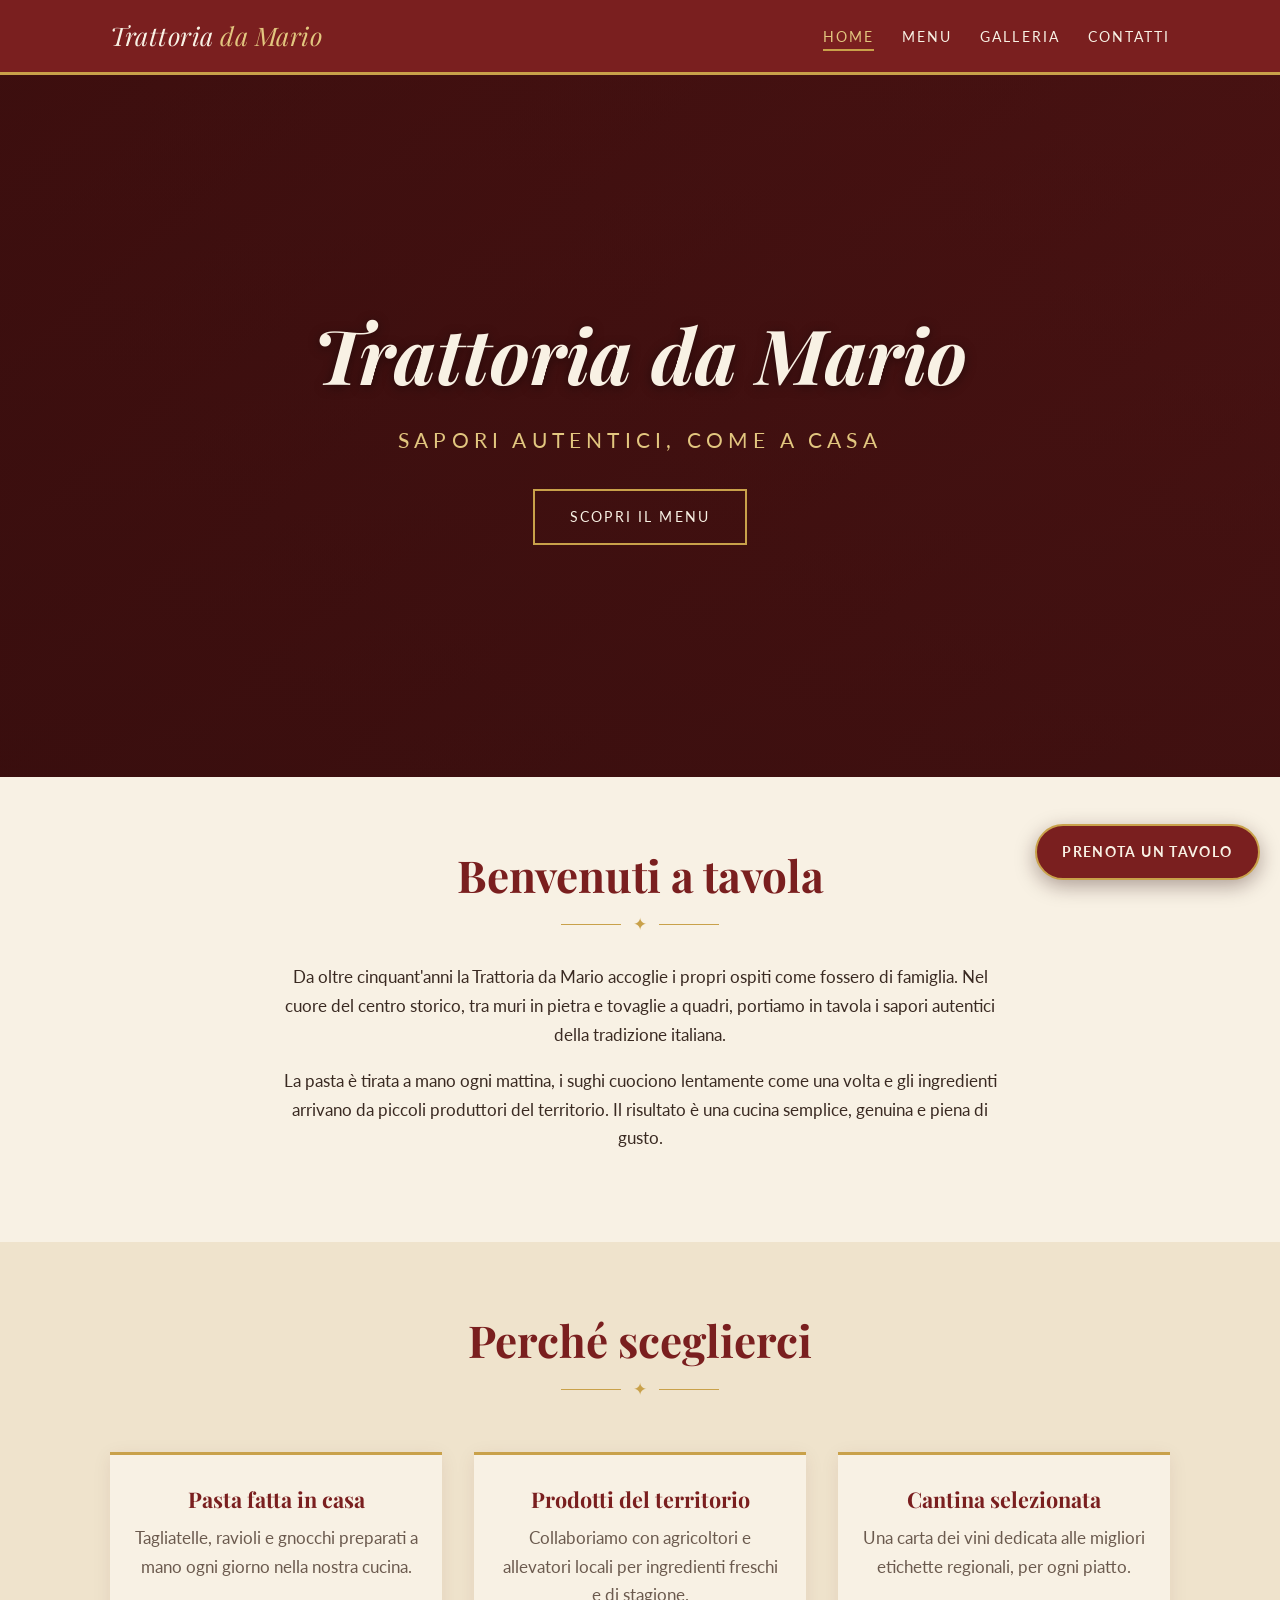
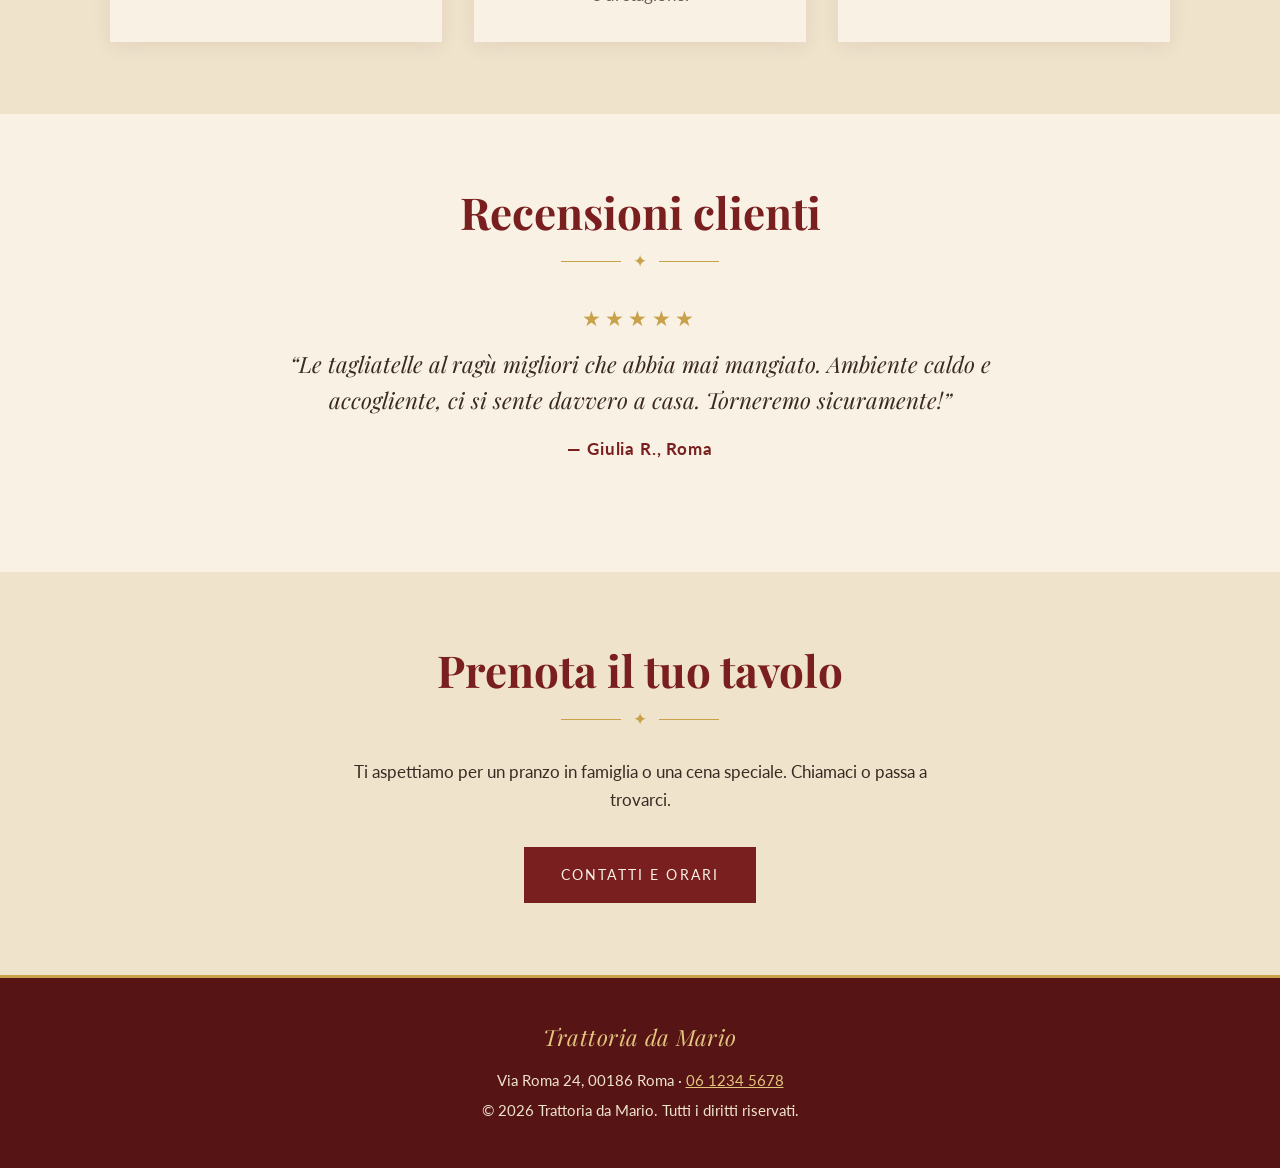
<file: index.html>
<!DOCTYPE html>
<html lang="it">
<head>
  <meta charset="UTF-8">
  <meta name="viewport" content="width=device-width, initial-scale=1.0">
  <title>Trattoria da Mario — Cucina tradizionale italiana</title>
  <meta name="description" content="Trattoria da Mario: cucina tradizionale italiana, pasta fatta in casa e un'accoglienza di famiglia dal 1968.">
  <link rel="preconnect" href="https://fonts.googleapis.com">
  <link rel="preconnect" href="https://fonts.gstatic.com" crossorigin>
  <link href="https://fonts.googleapis.com/css2?family=Lato:wght@400;700&family=Playfair+Display:ital,wght@0,700;1,700&display=swap" rel="stylesheet">
  <link rel="stylesheet" href="css/style.css">
</head>
<body>

  <header class="intestazione">
    <div class="contenitore">
      <a href="index.html" class="logo">Trattoria <span>da Mario</span></a>
      <nav class="navigazione" aria-label="Navigazione principale">
        <ul>
          <li><a href="index.html" aria-current="page">Home</a></li>
          <li><a href="menu.html">Menu</a></li>
          <li><a href="galleria.html">Galleria</a></li>
          <li><a href="contatti.html">Contatti</a></li>
        </ul>
      </nav>
    </div>
  </header>

  <main>
    <section class="copertina">
      <div>
        <h1>Trattoria da Mario</h1>
        <p class="sottotitolo">Sapori autentici, come a casa</p>
        <a href="menu.html" class="pulsante">Scopri il menu</a>
      </div>
    </section>

    <section class="sezione">
      <div class="contenitore">
        <h2 class="titolo-sezione">Benvenuti a tavola</h2>
        <div class="ornamento">&#10022;</div>
        <div class="testo-centrato">
          <p>
            Da oltre cinquant'anni la Trattoria da Mario accoglie i propri ospiti come
            fossero di famiglia. Nel cuore del centro storico, tra muri in pietra e tovaglie
            a quadri, portiamo in tavola i sapori autentici della tradizione italiana.
          </p>
          <p>
            La pasta è tirata a mano ogni mattina, i sughi cuociono lentamente come una volta
            e gli ingredienti arrivano da piccoli produttori del territorio. Il risultato è una
            cucina semplice, genuina e piena di gusto.
          </p>
        </div>
      </div>
    </section>

    <section class="sezione sezione--alternata">
      <div class="contenitore">
        <h2 class="titolo-sezione">Perché sceglierci</h2>
        <div class="ornamento">&#10022;</div>
        <div class="punti-forza">
          <article class="punto">
            <h3>Pasta fatta in casa</h3>
            <p>Tagliatelle, ravioli e gnocchi preparati a mano ogni giorno nella nostra cucina.</p>
          </article>
          <article class="punto">
            <h3>Prodotti del territorio</h3>
            <p>Collaboriamo con agricoltori e allevatori locali per ingredienti freschi e di stagione.</p>
          </article>
          <article class="punto">
            <h3>Cantina selezionata</h3>
            <p>Una carta dei vini dedicata alle migliori etichette regionali, per ogni piatto.</p>
          </article>
        </div>
      </div>
    </section>

    <section class="sezione recensioni">
      <div class="contenitore">
        <h2 class="titolo-sezione">Recensioni clienti</h2>
        <div class="ornamento">&#10022;</div>
        <div class="carosello">
          <div class="carosello-traccia">
            <blockquote class="recensione">
              <div class="stelle" aria-label="5 stelle su 5">&#9733;&#9733;&#9733;&#9733;&#9733;</div>
              <p>&ldquo;Le tagliatelle al ragù migliori che abbia mai mangiato. Ambiente caldo e accogliente, ci si sente davvero a casa. Torneremo sicuramente!&rdquo;</p>
              <footer>— Giulia R., Roma</footer>
            </blockquote>
            <blockquote class="recensione">
              <div class="stelle" aria-label="5 stelle su 5">&#9733;&#9733;&#9733;&#9733;&#9733;</div>
              <p>&ldquo;Una trattoria come non se ne trovano più. Personale gentilissimo, porzioni generose e un tiramisù da applausi. Ottimo rapporto qualità-prezzo.&rdquo;</p>
              <footer>— Marco B., Firenze</footer>
            </blockquote>
            <blockquote class="recensione">
              <div class="stelle" aria-label="5 stelle su 5">&#9733;&#9733;&#9733;&#9733;&#9733;</div>
              <p>&ldquo;Abbiamo festeggiato qui il compleanno di mia madre: servizio impeccabile e una carta dei vini sorprendente. Consigliatissimo per le occasioni speciali.&rdquo;</p>
              <footer>— Francesca L., Milano</footer>
            </blockquote>
            <!-- Copia della prima recensione: serve a rendere lo scorrimento continuo -->
            <blockquote class="recensione recensione--clone" aria-hidden="true">
              <div class="stelle">&#9733;&#9733;&#9733;&#9733;&#9733;</div>
              <p>&ldquo;Le tagliatelle al ragù migliori che abbia mai mangiato. Ambiente caldo e accogliente, ci si sente davvero a casa. Torneremo sicuramente!&rdquo;</p>
              <footer>— Giulia R., Roma</footer>
            </blockquote>
          </div>
        </div>
      </div>
    </section>

    <section class="sezione sezione--alternata invito">
      <div class="contenitore">
        <h2 class="titolo-sezione">Prenota il tuo tavolo</h2>
        <div class="ornamento">&#10022;</div>
        <p>Ti aspettiamo per un pranzo in famiglia o una cena speciale. Chiamaci o passa a trovarci.</p>
        <a href="contatti.html" class="pulsante pulsante--pieno">Contatti e orari</a>
      </div>
    </section>
  </main>

  <footer class="pie-pagina">
    <a href="index.html" class="logo">Trattoria <span>da Mario</span></a>
    <p>Via Roma 24, 00186 Roma &middot; <a href="tel:+390612345678">06 1234 5678</a></p>
    <p>&copy; 2026 Trattoria da Mario. Tutti i diritti riservati.</p>
  </footer>

  <a href="contatti.html" class="prenota-fisso">Prenota un tavolo</a>

  <script src="js/cursore.js" defer></script>
</body>
</html>
</file>
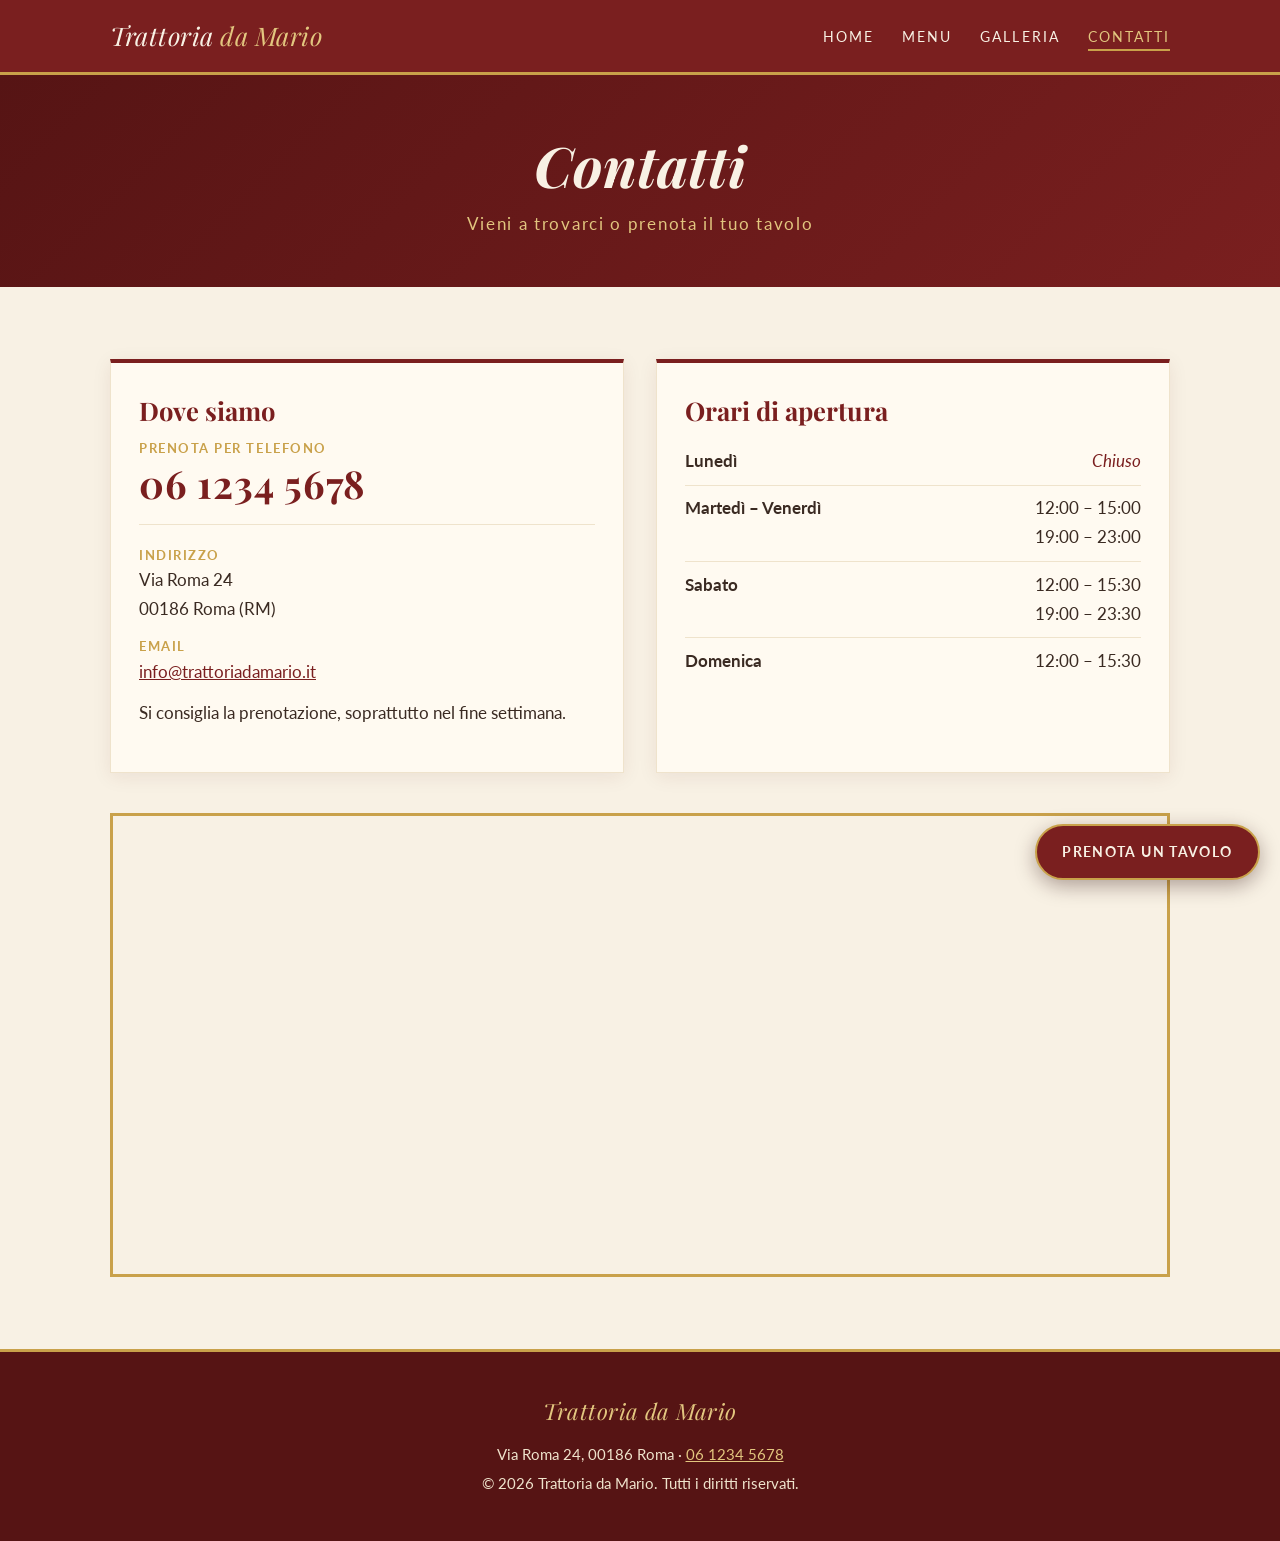
<file: contatti.html>
<!DOCTYPE html>
<html lang="it">
<head>
  <meta charset="UTF-8">
  <meta name="viewport" content="width=device-width, initial-scale=1.0">
  <title>Contatti — Trattoria da Mario</title>
  <meta name="description" content="Indirizzo, telefono e orari di apertura della Trattoria da Mario.">
  <link rel="preconnect" href="https://fonts.googleapis.com">
  <link rel="preconnect" href="https://fonts.gstatic.com" crossorigin>
  <link href="https://fonts.googleapis.com/css2?family=Lato:wght@400;700&family=Playfair+Display:ital,wght@0,700;1,700&display=swap" rel="stylesheet">
  <link rel="stylesheet" href="css/style.css">
</head>
<body>

  <header class="intestazione">
    <div class="contenitore">
      <a href="index.html" class="logo">Trattoria <span>da Mario</span></a>
      <nav class="navigazione" aria-label="Navigazione principale">
        <ul>
          <li><a href="index.html">Home</a></li>
          <li><a href="menu.html">Menu</a></li>
          <li><a href="galleria.html">Galleria</a></li>
          <li><a href="contatti.html" aria-current="page">Contatti</a></li>
        </ul>
      </nav>
    </div>
  </header>

  <main>
    <section class="testata-pagina">
      <h1>Contatti</h1>
      <p>Vieni a trovarci o prenota il tuo tavolo</p>
    </section>

    <section class="sezione">
      <div class="contenitore">
        <div class="contatti-griglia">

          <div class="scheda">
            <h2>Dove siamo</h2>
            <address>
              <p class="telefono-evidenza">
                <span class="etichetta">Prenota per telefono</span>
                <a href="tel:+390612345678">06 1234 5678</a>
              </p>
              <p>
                <span class="etichetta">Indirizzo</span>
                Via Roma 24<br>
                00186 Roma (RM)
              </p>
              <p>
                <span class="etichetta">Email</span>
                <a href="mailto:info@trattoriadamario.it">info@trattoriadamario.it</a>
              </p>
            </address>
            <p>Si consiglia la prenotazione, soprattutto nel fine settimana.</p>
          </div>

          <div class="scheda">
            <h2>Orari di apertura</h2>
            <table class="orari">
              <tbody>
                <tr>
                  <th scope="row">Lunedì</th>
                  <td class="chiuso">Chiuso</td>
                </tr>
                <tr>
                  <th scope="row">Martedì – Venerdì</th>
                  <td>12:00 – 15:00<br>19:00 – 23:00</td>
                </tr>
                <tr>
                  <th scope="row">Sabato</th>
                  <td>12:00 – 15:30<br>19:00 – 23:30</td>
                </tr>
                <tr>
                  <th scope="row">Domenica</th>
                  <td>12:00 – 15:30</td>
                </tr>
              </tbody>
            </table>
          </div>

        </div>

        <div class="mappa">
          <iframe
            title="Mappa della Trattoria da Mario"
            src="https://www.openstreetmap.org/export/embed.html?bbox=12.4700%2C41.8950%2C12.4830%2C41.9030&amp;layer=mapnik&amp;marker=41.8990%2C12.4765"
            loading="lazy"></iframe>
        </div>
      </div>
    </section>
  </main>

  <footer class="pie-pagina">
    <a href="index.html" class="logo">Trattoria <span>da Mario</span></a>
    <p>Via Roma 24, 00186 Roma &middot; <a href="tel:+390612345678">06 1234 5678</a></p>
    <p>&copy; 2026 Trattoria da Mario. Tutti i diritti riservati.</p>
  </footer>

  <a href="contatti.html" class="prenota-fisso">Prenota un tavolo</a>

  <script src="js/cursore.js" defer></script>
</body>
</html>
</file>
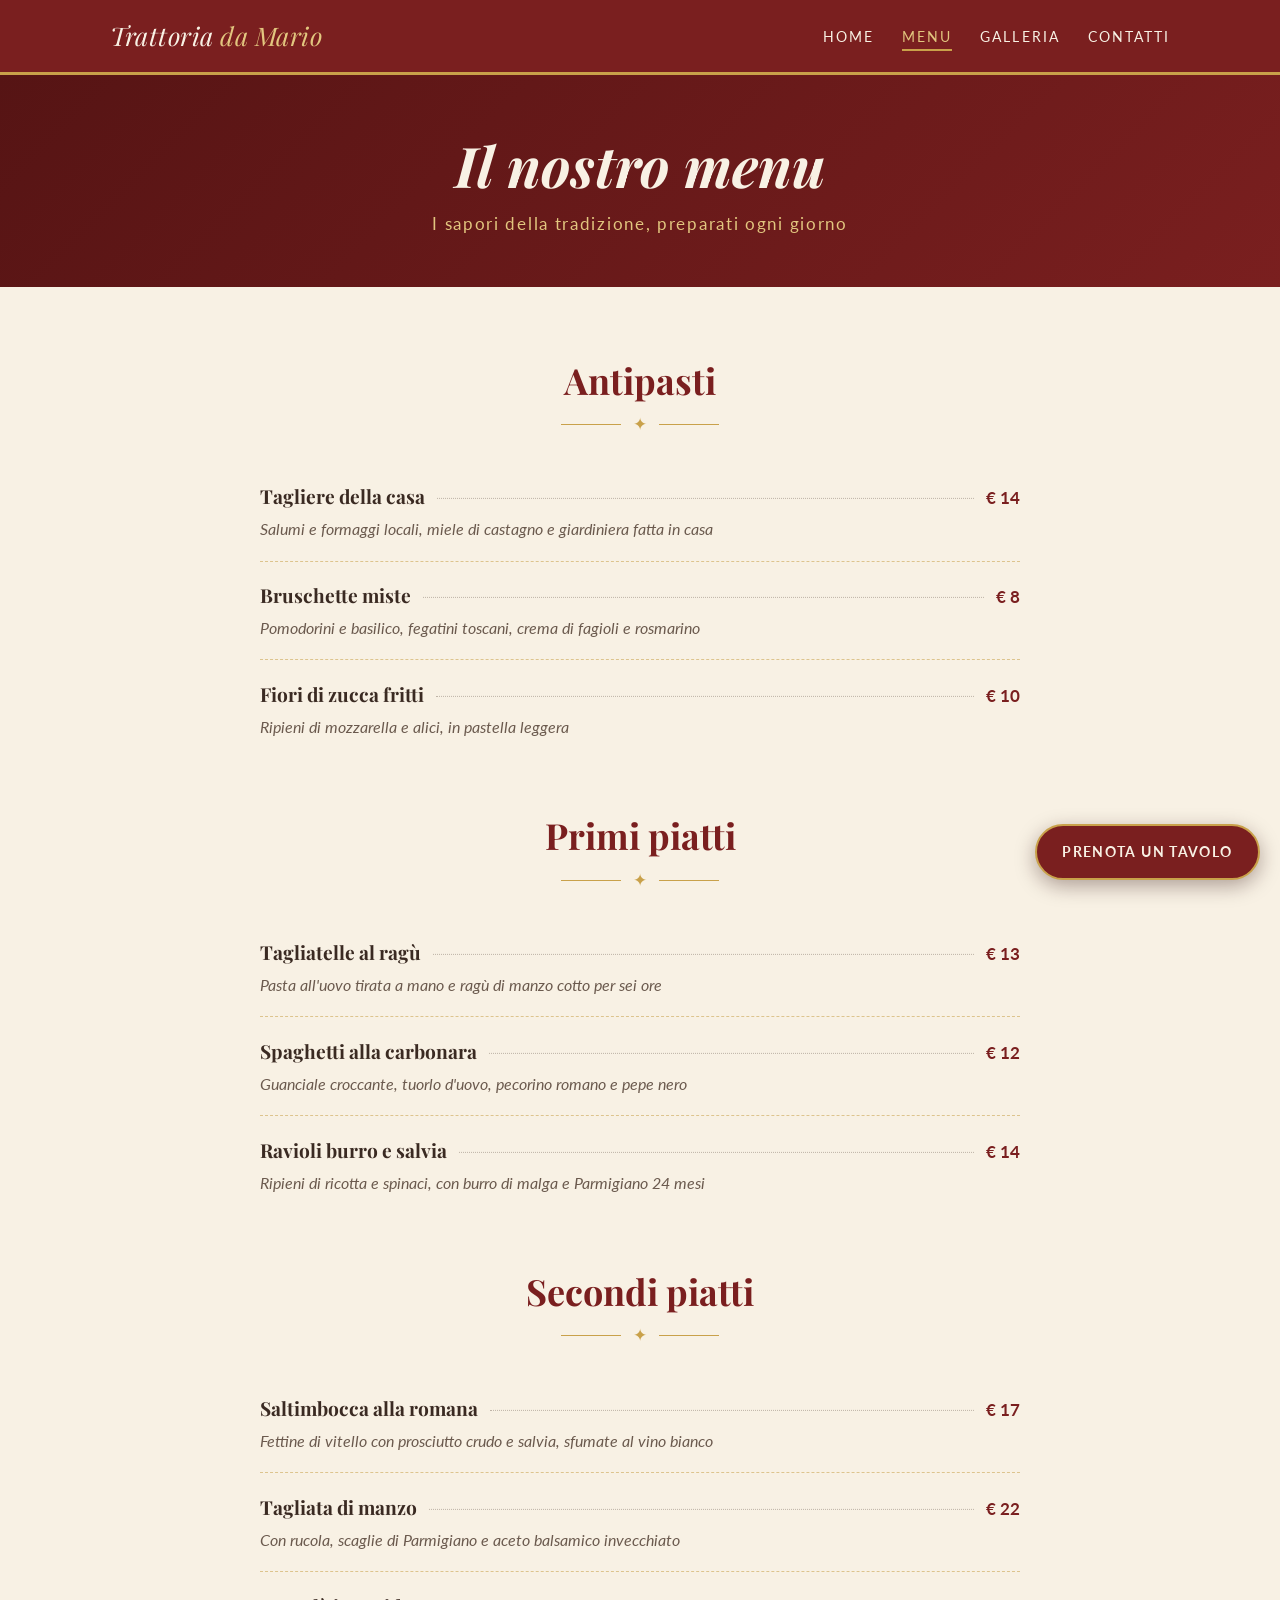
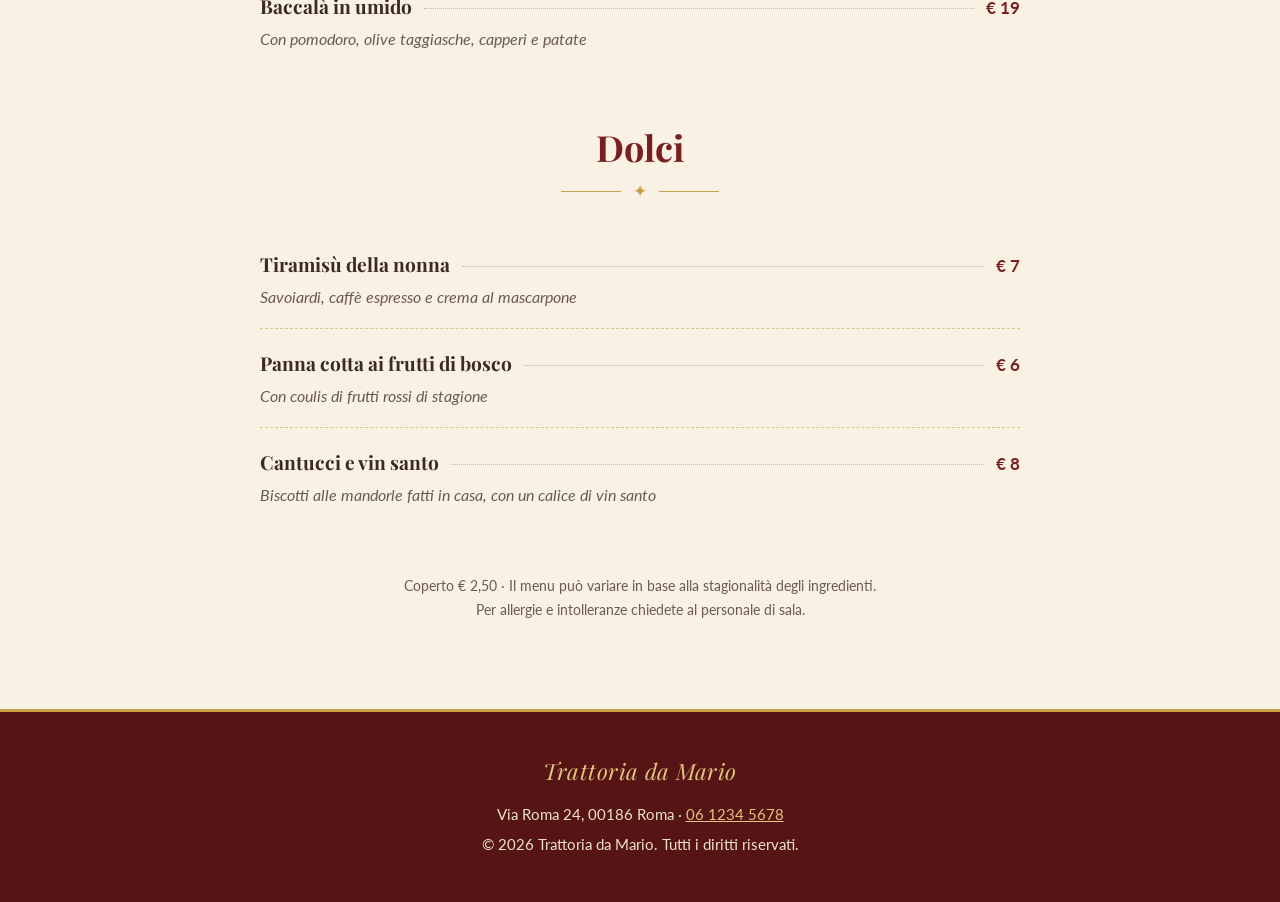
<file: menu.html>
<!DOCTYPE html>
<html lang="it">
<head>
  <meta charset="UTF-8">
  <meta name="viewport" content="width=device-width, initial-scale=1.0">
  <title>Menu — Trattoria da Mario</title>
  <meta name="description" content="Il menu della Trattoria da Mario: antipasti, primi, secondi e dolci della tradizione italiana.">
  <link rel="preconnect" href="https://fonts.googleapis.com">
  <link rel="preconnect" href="https://fonts.gstatic.com" crossorigin>
  <link href="https://fonts.googleapis.com/css2?family=Lato:wght@400;700&family=Playfair+Display:ital,wght@0,700;1,700&display=swap" rel="stylesheet">
  <link rel="stylesheet" href="css/style.css">
</head>
<body>

  <header class="intestazione">
    <div class="contenitore">
      <a href="index.html" class="logo">Trattoria <span>da Mario</span></a>
      <nav class="navigazione" aria-label="Navigazione principale">
        <ul>
          <li><a href="index.html">Home</a></li>
          <li><a href="menu.html" aria-current="page">Menu</a></li>
          <li><a href="galleria.html">Galleria</a></li>
          <li><a href="contatti.html">Contatti</a></li>
        </ul>
      </nav>
    </div>
  </header>

  <main>
    <section class="testata-pagina">
      <h1>Il nostro menu</h1>
      <p>I sapori della tradizione, preparati ogni giorno</p>
    </section>

    <section class="sezione">
      <div class="contenitore menu">

        <div class="categoria">
          <h2>Antipasti</h2>
          <div class="ornamento">&#10022;</div>
          <ul class="piatti">
            <li class="piatto">
              <div class="piatto-riga">
                <span class="piatto-nome">Tagliere della casa</span>
                <span class="piatto-prezzo">&euro; 14</span>
              </div>
              <p class="piatto-descrizione">Salumi e formaggi locali, miele di castagno e giardiniera fatta in casa</p>
            </li>
            <li class="piatto">
              <div class="piatto-riga">
                <span class="piatto-nome">Bruschette miste</span>
                <span class="piatto-prezzo">&euro; 8</span>
              </div>
              <p class="piatto-descrizione">Pomodorini e basilico, fegatini toscani, crema di fagioli e rosmarino</p>
            </li>
            <li class="piatto">
              <div class="piatto-riga">
                <span class="piatto-nome">Fiori di zucca fritti</span>
                <span class="piatto-prezzo">&euro; 10</span>
              </div>
              <p class="piatto-descrizione">Ripieni di mozzarella e alici, in pastella leggera</p>
            </li>
          </ul>
        </div>

        <div class="categoria">
          <h2>Primi piatti</h2>
          <div class="ornamento">&#10022;</div>
          <ul class="piatti">
            <li class="piatto">
              <div class="piatto-riga">
                <span class="piatto-nome">Tagliatelle al ragù</span>
                <span class="piatto-prezzo">&euro; 13</span>
              </div>
              <p class="piatto-descrizione">Pasta all'uovo tirata a mano e ragù di manzo cotto per sei ore</p>
            </li>
            <li class="piatto">
              <div class="piatto-riga">
                <span class="piatto-nome">Spaghetti alla carbonara</span>
                <span class="piatto-prezzo">&euro; 12</span>
              </div>
              <p class="piatto-descrizione">Guanciale croccante, tuorlo d'uovo, pecorino romano e pepe nero</p>
            </li>
            <li class="piatto">
              <div class="piatto-riga">
                <span class="piatto-nome">Ravioli burro e salvia</span>
                <span class="piatto-prezzo">&euro; 14</span>
              </div>
              <p class="piatto-descrizione">Ripieni di ricotta e spinaci, con burro di malga e Parmigiano 24 mesi</p>
            </li>
          </ul>
        </div>

        <div class="categoria">
          <h2>Secondi piatti</h2>
          <div class="ornamento">&#10022;</div>
          <ul class="piatti">
            <li class="piatto">
              <div class="piatto-riga">
                <span class="piatto-nome">Saltimbocca alla romana</span>
                <span class="piatto-prezzo">&euro; 17</span>
              </div>
              <p class="piatto-descrizione">Fettine di vitello con prosciutto crudo e salvia, sfumate al vino bianco</p>
            </li>
            <li class="piatto">
              <div class="piatto-riga">
                <span class="piatto-nome">Tagliata di manzo</span>
                <span class="piatto-prezzo">&euro; 22</span>
              </div>
              <p class="piatto-descrizione">Con rucola, scaglie di Parmigiano e aceto balsamico invecchiato</p>
            </li>
            <li class="piatto">
              <div class="piatto-riga">
                <span class="piatto-nome">Baccalà in umido</span>
                <span class="piatto-prezzo">&euro; 19</span>
              </div>
              <p class="piatto-descrizione">Con pomodoro, olive taggiasche, capperi e patate</p>
            </li>
          </ul>
        </div>

        <div class="categoria">
          <h2>Dolci</h2>
          <div class="ornamento">&#10022;</div>
          <ul class="piatti">
            <li class="piatto">
              <div class="piatto-riga">
                <span class="piatto-nome">Tiramisù della nonna</span>
                <span class="piatto-prezzo">&euro; 7</span>
              </div>
              <p class="piatto-descrizione">Savoiardi, caffè espresso e crema al mascarpone</p>
            </li>
            <li class="piatto">
              <div class="piatto-riga">
                <span class="piatto-nome">Panna cotta ai frutti di bosco</span>
                <span class="piatto-prezzo">&euro; 6</span>
              </div>
              <p class="piatto-descrizione">Con coulis di frutti rossi di stagione</p>
            </li>
            <li class="piatto">
              <div class="piatto-riga">
                <span class="piatto-nome">Cantucci e vin santo</span>
                <span class="piatto-prezzo">&euro; 8</span>
              </div>
              <p class="piatto-descrizione">Biscotti alle mandorle fatti in casa, con un calice di vin santo</p>
            </li>
          </ul>
        </div>

        <p class="nota-menu">
          Coperto &euro; 2,50 &middot; Il menu può variare in base alla stagionalità degli ingredienti.<br>
          Per allergie e intolleranze chiedete al personale di sala.
        </p>
      </div>
    </section>
  </main>

  <footer class="pie-pagina">
    <a href="index.html" class="logo">Trattoria <span>da Mario</span></a>
    <p>Via Roma 24, 00186 Roma &middot; <a href="tel:+390612345678">06 1234 5678</a></p>
    <p>&copy; 2026 Trattoria da Mario. Tutti i diritti riservati.</p>
  </footer>

  <a href="contatti.html" class="prenota-fisso">Prenota un tavolo</a>

  <script src="js/cursore.js" defer></script>
</body>
</html>
</file>
<file: css/style.css>
/* ==========================================================
   Trattoria da Mario — foglio di stile
   Palette: rosso scuro, crema, oro
   ========================================================== */

:root {
  --rosso: #7a1f1f;
  --rosso-scuro: #561414;
  --crema: #f8f1e4;
  --crema-scura: #efe3cc;
  --oro: #c9a14a;
  --oro-chiaro: #e2c67f;
  --testo: #3a2a22;
  --testo-tenue: #6b5a4e;

  --font-titoli: "Playfair Display", Georgia, "Times New Roman", serif;
  --font-testo: "Lato", "Helvetica Neue", Arial, sans-serif;

  --larghezza-max: 1100px;
}

*,
*::before,
*::after {
  box-sizing: border-box;
}

html {
  scroll-behavior: smooth;
}

body {
  margin: 0;
  font-family: var(--font-testo);
  font-size: 1.0625rem;
  line-height: 1.7;
  color: var(--testo);
  background-color: var(--crema);
  display: flex;
  flex-direction: column;
  min-height: 100vh;
}

main {
  flex: 1;
}

img {
  max-width: 100%;
  display: block;
}

a {
  color: var(--rosso);
}

h1,
h2,
h3 {
  font-family: var(--font-titoli);
  font-weight: 700;
  line-height: 1.2;
  color: var(--rosso);
  margin: 0 0 0.5em;
}

.contenitore {
  max-width: var(--larghezza-max);
  margin: 0 auto;
  padding: 0 1.25rem;
}

/* ---------- Intestazione e navigazione ---------- */

.intestazione {
  background-color: var(--rosso);
  border-bottom: 3px solid var(--oro);
  position: sticky;
  top: 0;
  z-index: 10;
}

.intestazione .contenitore {
  display: flex;
  align-items: center;
  justify-content: space-between;
  flex-wrap: wrap;
  gap: 0.75rem;
  padding-block: 0.9rem;
}

.logo {
  font-family: var(--font-titoli);
  font-size: 1.6rem;
  font-style: italic;
  color: var(--crema);
  text-decoration: none;
  letter-spacing: 0.02em;
}

.logo span {
  color: var(--oro-chiaro);
}

.navigazione ul {
  list-style: none;
  margin: 0;
  padding: 0;
  display: flex;
  flex-wrap: wrap;
  justify-content: center;
  gap: 0.5rem 1.75rem;
}

.navigazione a {
  color: var(--crema);
  text-decoration: none;
  text-transform: uppercase;
  font-size: 0.85rem;
  letter-spacing: 0.15em;
  padding-bottom: 0.25rem;
  border-bottom: 2px solid transparent;
  transition: color 0.2s, border-color 0.2s;
}

.navigazione a:hover,
.navigazione a:focus-visible,
.navigazione a[aria-current="page"] {
  color: var(--oro-chiaro);
  border-bottom-color: var(--oro);
}

/* ---------- Copertina (home) ---------- */

.copertina {
  position: relative;
  min-height: 78vh;
  display: flex;
  align-items: center;
  justify-content: center;
  text-align: center;
  color: var(--crema);
  /* Il gradiente fa da ripiego se l'immagine non si carica */
  background:
    linear-gradient(rgba(40, 10, 10, 0.55), rgba(40, 10, 10, 0.7)),
    url("https://images.unsplash.com/photo-1414235077428-338989a2e8c0?auto=format&fit=crop&w=1920&q=80")
      center / cover no-repeat,
    linear-gradient(135deg, var(--rosso-scuro), var(--rosso));
  padding: 4rem 1.25rem;
}

.copertina h1 {
  color: var(--crema);
  font-size: clamp(2.5rem, 7vw, 4.75rem);
  font-style: italic;
  margin-bottom: 0.3em;
  text-shadow: 0 2px 12px rgba(0, 0, 0, 0.4);
}

.copertina .sottotitolo {
  font-size: clamp(1rem, 2.5vw, 1.3rem);
  letter-spacing: 0.25em;
  text-transform: uppercase;
  color: var(--oro-chiaro);
  margin: 0 0 2rem;
}

.pulsante {
  display: inline-block;
  padding: 0.85rem 2.2rem;
  border: 2px solid var(--oro);
  color: var(--crema);
  background-color: transparent;
  text-decoration: none;
  text-transform: uppercase;
  letter-spacing: 0.15em;
  font-size: 0.9rem;
  transition: background-color 0.25s, color 0.25s;
}

.pulsante:hover,
.pulsante:focus-visible {
  background-color: var(--oro);
  color: var(--rosso-scuro);
}

.pulsante--pieno {
  background-color: var(--rosso);
  border-color: var(--rosso);
}

.pulsante--pieno:hover,
.pulsante--pieno:focus-visible {
  background-color: var(--oro);
  border-color: var(--oro);
}

/* ---------- Ornamento decorativo ---------- */

.ornamento {
  display: flex;
  align-items: center;
  justify-content: center;
  gap: 0.75rem;
  color: var(--oro);
  margin: 0.5rem 0 1.5rem;
}

.ornamento::before,
.ornamento::after {
  content: "";
  width: 60px;
  height: 1px;
  background-color: var(--oro);
}

/* ---------- Sezioni generiche ---------- */

.sezione {
  padding: 4.5rem 0;
}

.sezione--alternata {
  background-color: var(--crema-scura);
}

.titolo-sezione {
  text-align: center;
  font-size: clamp(2rem, 5vw, 2.75rem);
  margin-bottom: 0;
}

.testo-centrato {
  max-width: 720px;
  margin: 0 auto;
  text-align: center;
}

/* ---------- Presentazione (home) ---------- */

.punti-forza {
  display: grid;
  grid-template-columns: repeat(auto-fit, minmax(240px, 1fr));
  gap: 2rem;
  margin-top: 3rem;
}

.punto {
  background-color: var(--crema);
  border-top: 3px solid var(--oro);
  padding: 2rem 1.5rem;
  text-align: center;
  box-shadow: 0 4px 18px rgba(86, 20, 20, 0.08);
}

.punto h3 {
  font-size: 1.35rem;
}

.punto p {
  margin: 0;
  color: var(--testo-tenue);
}

.invito {
  text-align: center;
}

.invito p {
  margin: 0 auto 2rem;
  max-width: 600px;
}

/* ---------- Testata pagine interne ---------- */

.testata-pagina {
  background: linear-gradient(135deg, var(--rosso-scuro), var(--rosso));
  color: var(--crema);
  text-align: center;
  padding: 3.5rem 1.25rem 3rem;
}

.testata-pagina h1 {
  color: var(--crema);
  font-size: clamp(2.25rem, 6vw, 3.5rem);
  font-style: italic;
  margin-bottom: 0.2em;
}

.testata-pagina p {
  margin: 0;
  color: var(--oro-chiaro);
  letter-spacing: 0.1em;
}

/* ---------- Menu ---------- */

.menu {
  max-width: 800px;
  margin: 0 auto;
}

.categoria + .categoria {
  margin-top: 3.5rem;
}

.categoria h2 {
  text-align: center;
  font-size: clamp(1.75rem, 4.5vw, 2.25rem);
  margin-bottom: 0;
}

.piatti {
  list-style: none;
  margin: 0;
  padding: 0;
}

.piatto {
  padding: 1.1rem 0;
  border-bottom: 1px dashed rgba(201, 161, 74, 0.55);
}

.piatto:last-child {
  border-bottom: none;
}

.piatto-riga {
  display: flex;
  align-items: baseline;
  gap: 0.75rem;
}

.piatto-nome {
  font-family: var(--font-titoli);
  font-size: 1.2rem;
  font-weight: 700;
  color: var(--testo);
}

/* Puntini che collegano nome e prezzo */
.piatto-riga::after {
  content: "";
  order: 1;
  flex: 1;
  border-bottom: 1px dotted var(--testo-tenue);
  opacity: 0.4;
  transform: translateY(-0.3em);
}

.piatto-prezzo {
  order: 2;
  font-weight: 700;
  color: var(--rosso);
  white-space: nowrap;
}

.piatto-descrizione {
  margin: 0.2rem 0 0;
  color: var(--testo-tenue);
  font-style: italic;
  font-size: 0.98rem;
}

.nota-menu {
  text-align: center;
  font-size: 0.9rem;
  color: var(--testo-tenue);
  margin-top: 3rem;
}

/* ---------- Contatti ---------- */

.contatti-griglia {
  display: grid;
  grid-template-columns: repeat(auto-fit, minmax(280px, 1fr));
  gap: 2rem;
}

.scheda {
  background-color: #fffaf1;
  border: 1px solid var(--crema-scura);
  border-top: 4px solid var(--rosso);
  padding: 2rem 1.75rem;
  box-shadow: 0 4px 18px rgba(86, 20, 20, 0.08);
}

.scheda h2 {
  font-size: 1.6rem;
}

.scheda address {
  font-style: normal;
}

.scheda p {
  margin: 0 0 0.75rem;
}

.etichetta {
  display: block;
  font-size: 0.8rem;
  text-transform: uppercase;
  letter-spacing: 0.12em;
  color: var(--oro);
  font-weight: 700;
}

/* Numero di telefono in primo piano, per chi vuole prenotare chiamando */
.scheda .telefono-evidenza {
  margin-bottom: 1.25rem;
  padding-bottom: 1rem;
  border-bottom: 1px solid var(--crema-scura);
}

.telefono-evidenza a {
  font-family: var(--font-titoli);
  font-size: clamp(1.9rem, 5vw, 2.4rem);
  font-weight: 700;
  line-height: 1.2;
  letter-spacing: 0.02em;
  white-space: nowrap;
  text-decoration: none;
  color: var(--rosso);
  transition: color 0.2s;
}

.telefono-evidenza a:hover,
.telefono-evidenza a:focus-visible {
  color: var(--rosso-scuro);
  text-decoration: underline;
  text-decoration-color: var(--oro);
  text-underline-offset: 0.15em;
}

.orari {
  width: 100%;
  border-collapse: collapse;
}

.orari th,
.orari td {
  padding: 0.55rem 0;
  border-bottom: 1px solid var(--crema-scura);
  vertical-align: top;
}

.orari th {
  text-align: left;
  font-weight: 700;
  padding-right: 1rem;
}

.orari td {
  text-align: right;
}

.orari tr:last-child th,
.orari tr:last-child td {
  border-bottom: none;
}

.chiuso {
  color: var(--rosso);
  font-style: italic;
}

.mappa {
  margin-top: 2.5rem;
  border: 3px solid var(--oro);
  aspect-ratio: 16 / 7;
  width: 100%;
  max-width: 100%;
}

.mappa iframe {
  width: 100%;
  height: 100%;
  border: 0;
  display: block;
}

/* ---------- Galleria ---------- */

.galleria {
  display: grid;
  grid-template-columns: repeat(auto-fill, minmax(240px, 1fr));
  gap: 1.5rem;
}

.galleria-elemento {
  margin: 0;
  position: relative;
  overflow: hidden;
  aspect-ratio: 4 / 3;
  border: 3px solid var(--oro);
  box-shadow: 0 4px 18px rgba(86, 20, 20, 0.12);
  /* Colore visibile mentre la foto si carica */
  background: linear-gradient(135deg, var(--rosso-scuro), var(--rosso));
}

.galleria-elemento img {
  width: 100%;
  height: 100%;
  object-fit: cover;
  transition: transform 0.5s ease;
}

.galleria-elemento:hover img {
  transform: scale(1.1);
}

.galleria-elemento figcaption {
  position: absolute;
  left: 0;
  right: 0;
  bottom: 0;
  padding: 0.6rem 1rem;
  background: linear-gradient(transparent, rgba(40, 10, 10, 0.85));
  color: var(--crema);
  font-family: var(--font-titoli);
  font-style: italic;
  font-size: 1.05rem;
}

.galleria-elemento[role="button"] {
  cursor: zoom-in;
}

.galleria-elemento:focus-visible {
  outline: 3px solid var(--rosso);
  outline-offset: 3px;
}

/* ---------- Lightbox (foto ingrandita) ---------- */

.lightbox {
  width: 100%;
  height: 100%;
  max-width: none;
  max-height: none;
  margin: 0;
  padding: 1rem;
  border: 0;
  background: transparent;
  overflow: hidden;
}

.lightbox[open] {
  display: flex;
  align-items: center;
  justify-content: center;
  animation: lightbox-entra 0.25s ease;
}

.lightbox::backdrop {
  background-color: rgba(20, 5, 5, 0.88);
}

@keyframes lightbox-entra {
  from { opacity: 0; transform: scale(0.96); }
  to   { opacity: 1; transform: scale(1); }
}

.lightbox-contenuto {
  margin: 0;
  width: 100%;
  height: 100%;
  display: flex;
  flex-direction: column;
  align-items: center;
  justify-content: center;
  gap: 0.9rem;
}

.lightbox-immagine {
  max-width: min(100%, 1200px);
  max-height: calc(100% - 4rem);
  object-fit: contain;
  border: 3px solid var(--oro);
  box-shadow: 0 10px 40px rgba(0, 0, 0, 0.5);
  background-color: var(--rosso-scuro);
}

.lightbox-didascalia {
  color: var(--crema);
  font-family: var(--font-titoli);
  font-style: italic;
  font-size: clamp(1.1rem, 3vw, 1.5rem);
  text-align: center;
}

.lightbox-chiudi {
  position: absolute;
  top: calc(1rem + env(safe-area-inset-top, 0px));
  right: 1rem;
  z-index: 1;
  width: 3rem;
  height: 3rem;
  border: 2px solid var(--oro);
  border-radius: 50%;
  background-color: var(--rosso);
  color: var(--crema);
  font-size: 1.9rem;
  line-height: 1;
  cursor: pointer;
  transition: background-color 0.2s, color 0.2s;
}

.lightbox-chiudi:hover,
.lightbox-chiudi:focus-visible {
  background-color: var(--oro);
  color: var(--rosso-scuro);
}

.lightbox-chiudi:focus-visible {
  outline: 2px solid var(--crema);
  outline-offset: 3px;
}

/* Impedisce alla pagina sotto di scorrere mentre la foto è aperta */
body.lightbox-aperta {
  overflow: hidden;
}

.credito-foto {
  text-align: center;
  font-size: 0.85rem;
  color: var(--testo-tenue);
  margin: 2rem 0 0;
}

/* ---------- Recensioni (carosello automatico) ---------- */

.carosello {
  max-width: 760px;
  margin: 0 auto;
  overflow: hidden;
}

/* 3 recensioni + 1 copia della prima: la traccia scorre di un quarto alla volta
   e, arrivata alla copia, ricomincia da capo senza salti visibili */
.carosello-traccia {
  display: flex;
  width: 400%;
  animation: scorri-recensioni 18s infinite;
}

.carosello:hover .carosello-traccia {
  animation-play-state: paused;
}

@keyframes scorri-recensioni {
  0%, 28%   { transform: translateX(0); }
  33%, 61%  { transform: translateX(-25%); }
  66%, 94%  { transform: translateX(-50%); }
  100%      { transform: translateX(-75%); }
}

.recensione {
  width: 25%;
  margin: 0;
  padding: 0 1.5rem;
  text-align: center;
}

.stelle {
  color: var(--oro);
  font-size: 1.3rem;
  letter-spacing: 0.2em;
  margin-bottom: 0.75rem;
}

.recensione p {
  font-family: var(--font-titoli);
  font-style: italic;
  font-size: clamp(1.1rem, 2.8vw, 1.4rem);
  line-height: 1.6;
  margin: 0 0 1rem;
}

.recensione footer {
  color: var(--rosso);
  font-weight: 700;
  letter-spacing: 0.05em;
}

/* Chi ha disattivato le animazioni vede le recensioni una sotto l'altra */
@media (prefers-reduced-motion: reduce) {
  .carosello-traccia {
    animation: none;
    flex-direction: column;
    gap: 2.5rem;
    width: 100%;
  }

  .recensione {
    width: 100%;
  }

  .recensione--clone {
    display: none;
  }

  .galleria-elemento img {
    transition: none;
  }

  .lightbox[open] {
    animation: none;
  }
}

/* ---------- Bottone fisso "Prenota un tavolo" ---------- */

.prenota-fisso {
  position: fixed;
  right: 1.25rem;
  bottom: calc(1.25rem + env(safe-area-inset-bottom, 0px));
  z-index: 20;
  padding: 0.9rem 1.6rem;
  background-color: var(--rosso);
  color: var(--crema);
  border: 2px solid var(--oro);
  border-radius: 999px;
  text-decoration: none;
  text-transform: uppercase;
  letter-spacing: 0.1em;
  font-size: 0.85rem;
  font-weight: 700;
  box-shadow: 0 6px 20px rgba(40, 10, 10, 0.35);
  transition: background-color 0.25s, color 0.25s, transform 0.25s;
}

.prenota-fisso:hover,
.prenota-fisso:focus-visible {
  background-color: var(--oro);
  color: var(--rosso-scuro);
  transform: translateY(-2px);
}

/* ---------- Cursore a fetta di pizza (js/cursore.js) ---------- */

/* La freccia del sistema sparisce solo mentre la pizza è visibile */
.cursore-pizza-attivo,
.cursore-pizza-attivo * {
  cursor: none !important;
}

.cursore-pizza {
  position: fixed;
  top: 0;
  left: 0;
  z-index: 1000;
  /* La punta della fetta coincide con la posizione del mouse */
  margin: -2px 0 0 -2px;
  pointer-events: none;
  opacity: 0;
  will-change: transform;
  transition: opacity 0.2s;
}

.cursore-pizza--visibile {
  opacity: 1;
}

.cursore-pizza-icona {
  display: block;
  /* Ruota e rimbalza attorno alla punta, così il punto di clic non si sposta */
  transform-origin: 2px 2px;
  filter: drop-shadow(0 1px 1.5px rgba(40, 10, 10, 0.35));
  transition: transform 0.35s cubic-bezier(0.34, 1.8, 0.64, 1), opacity 0.2s;
}

.cursore-pizza-formaggio { fill: var(--oro-chiaro); }
.cursore-pizza-crosta    { fill: var(--oro); }
.cursore-pizza-salame    { fill: var(--rosso); }
.cursore-pizza-basilico  { fill: #4f7a3a; }

/* Contorno netto: la pizza resta riconoscibile sia sul crema sia sul rosso */
.cursore-pizza-bordo {
  fill: none;
  stroke: var(--rosso-scuro);
  stroke-width: 1.6;
  stroke-linejoin: round;
}

/* Sopra link, bottoni e foto: piccola rotazione con rimbalzo,
   e un po' di trasparenza per lasciar leggere il testo sotto */
.cursore-pizza--cliccabile .cursore-pizza-icona {
  transform: rotate(-20deg) scale(1.15);
  opacity: 0.85;
}

.cursore-pizza--premuto .cursore-pizza-icona {
  transform: scale(0.85);
  transition-duration: 0.1s;
}

.cursore-pizza--cliccabile.cursore-pizza--premuto .cursore-pizza-icona {
  transform: rotate(-20deg) scale(0.95);
}

@media (prefers-reduced-motion: reduce) {
  .cursore-pizza,
  .cursore-pizza-icona {
    transition: none;
  }
}

/* ---------- Piè di pagina ---------- */

.pie-pagina {
  background-color: var(--rosso-scuro);
  color: var(--crema-scura);
  text-align: center;
  padding: 2.5rem 1.25rem;
  border-top: 3px solid var(--oro);
  font-size: 0.95rem;
}

.pie-pagina p {
  margin: 0.25rem 0;
}

.pie-pagina .logo {
  font-size: 1.4rem;
  display: inline-block;
  margin-bottom: 0.5rem;
}

.pie-pagina a {
  color: var(--oro-chiaro);
}

/* ---------- Smartphone ---------- */

@media (max-width: 640px) {
  body {
    font-size: 1rem;
  }

  .intestazione .contenitore {
    flex-direction: column;
    gap: 0.5rem;
  }

  .navigazione ul {
    gap: 1.25rem;
  }

  .navigazione a {
    font-size: 0.8rem;
    letter-spacing: 0.1em;
  }

  .copertina {
    min-height: 65vh;
  }

  .sezione {
    padding: 3rem 0;
  }

  .piatto-nome {
    font-size: 1.1rem;
  }

  .mappa {
    aspect-ratio: 4 / 3;
  }

  .galleria {
    grid-template-columns: 1fr;
  }

  .prenota-fisso {
    right: 1rem;
    bottom: calc(1rem + env(safe-area-inset-bottom, 0px));
    padding: 0.8rem 1.3rem;
    font-size: 0.8rem;
  }

  /* Spazio in fondo così il bottone fisso non copre il testo del piè di pagina */
  .pie-pagina {
    padding-bottom: 5.5rem;
  }
}
</file>
